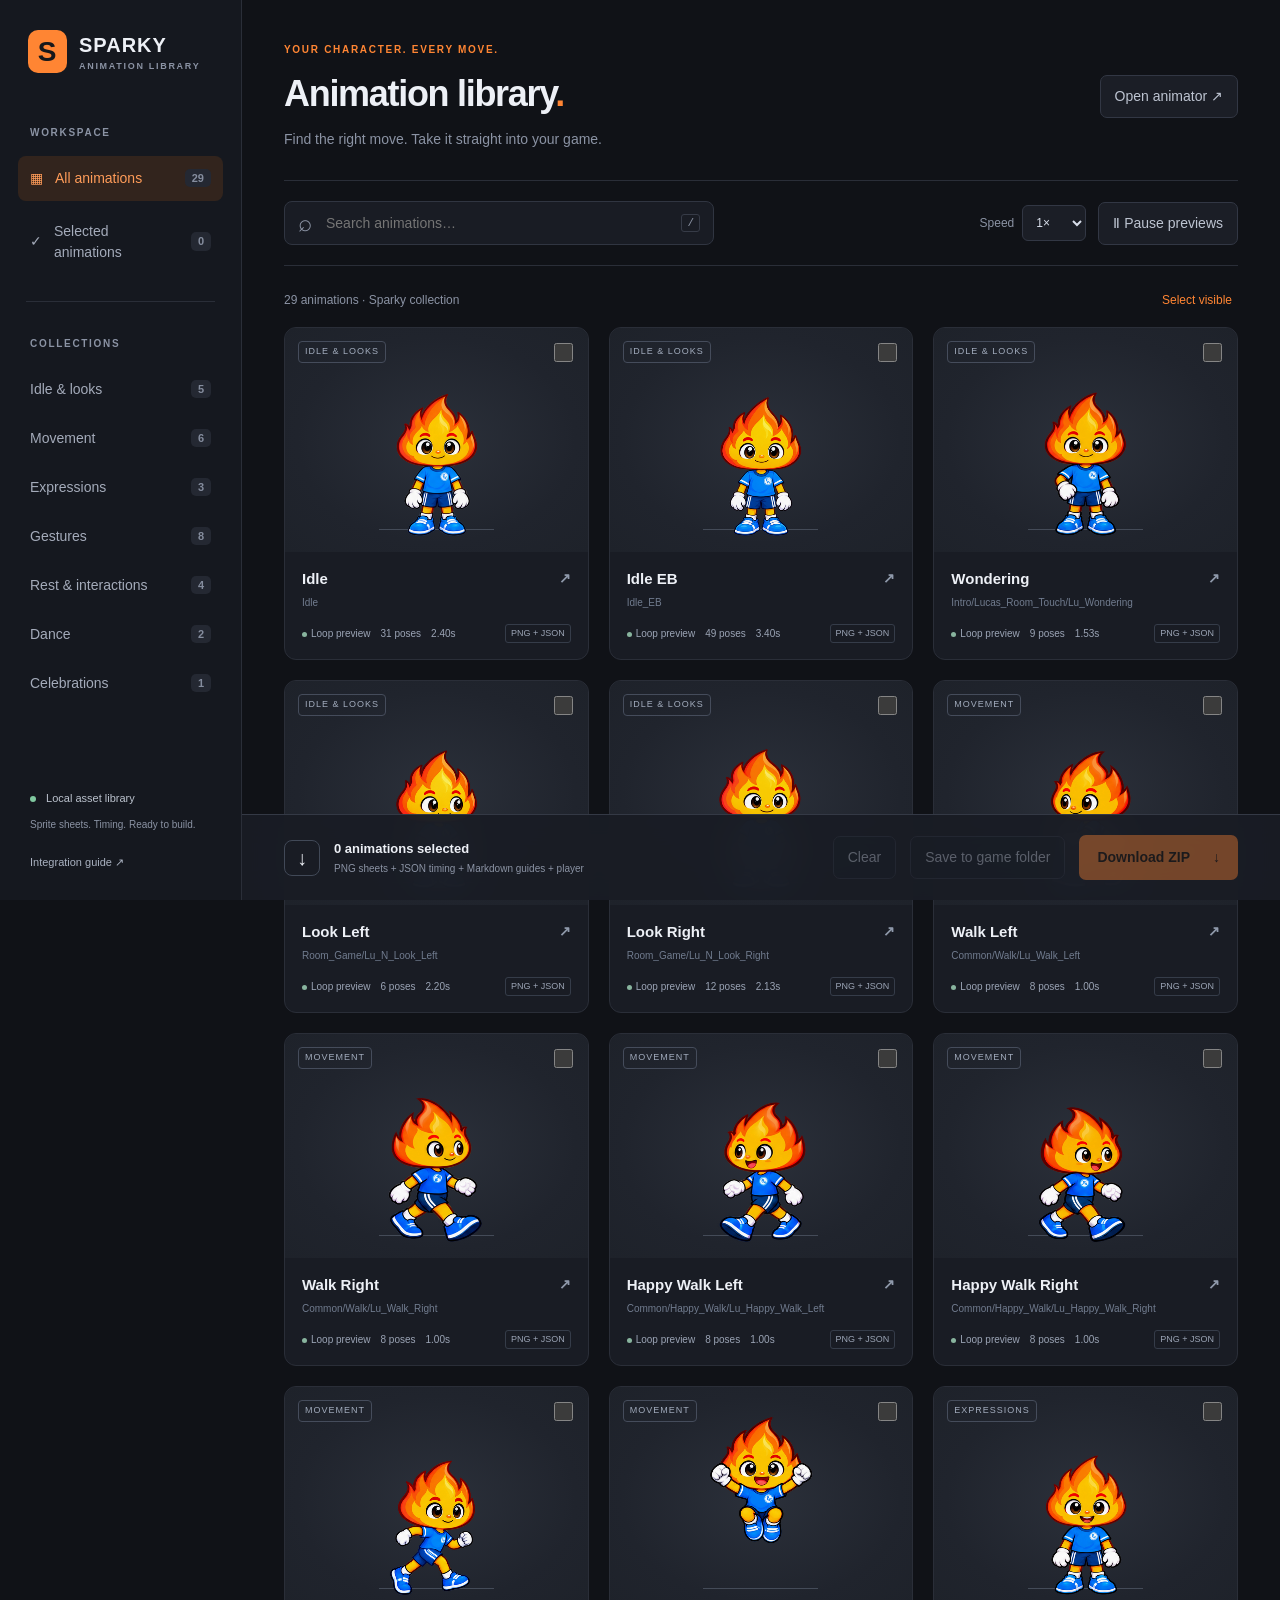
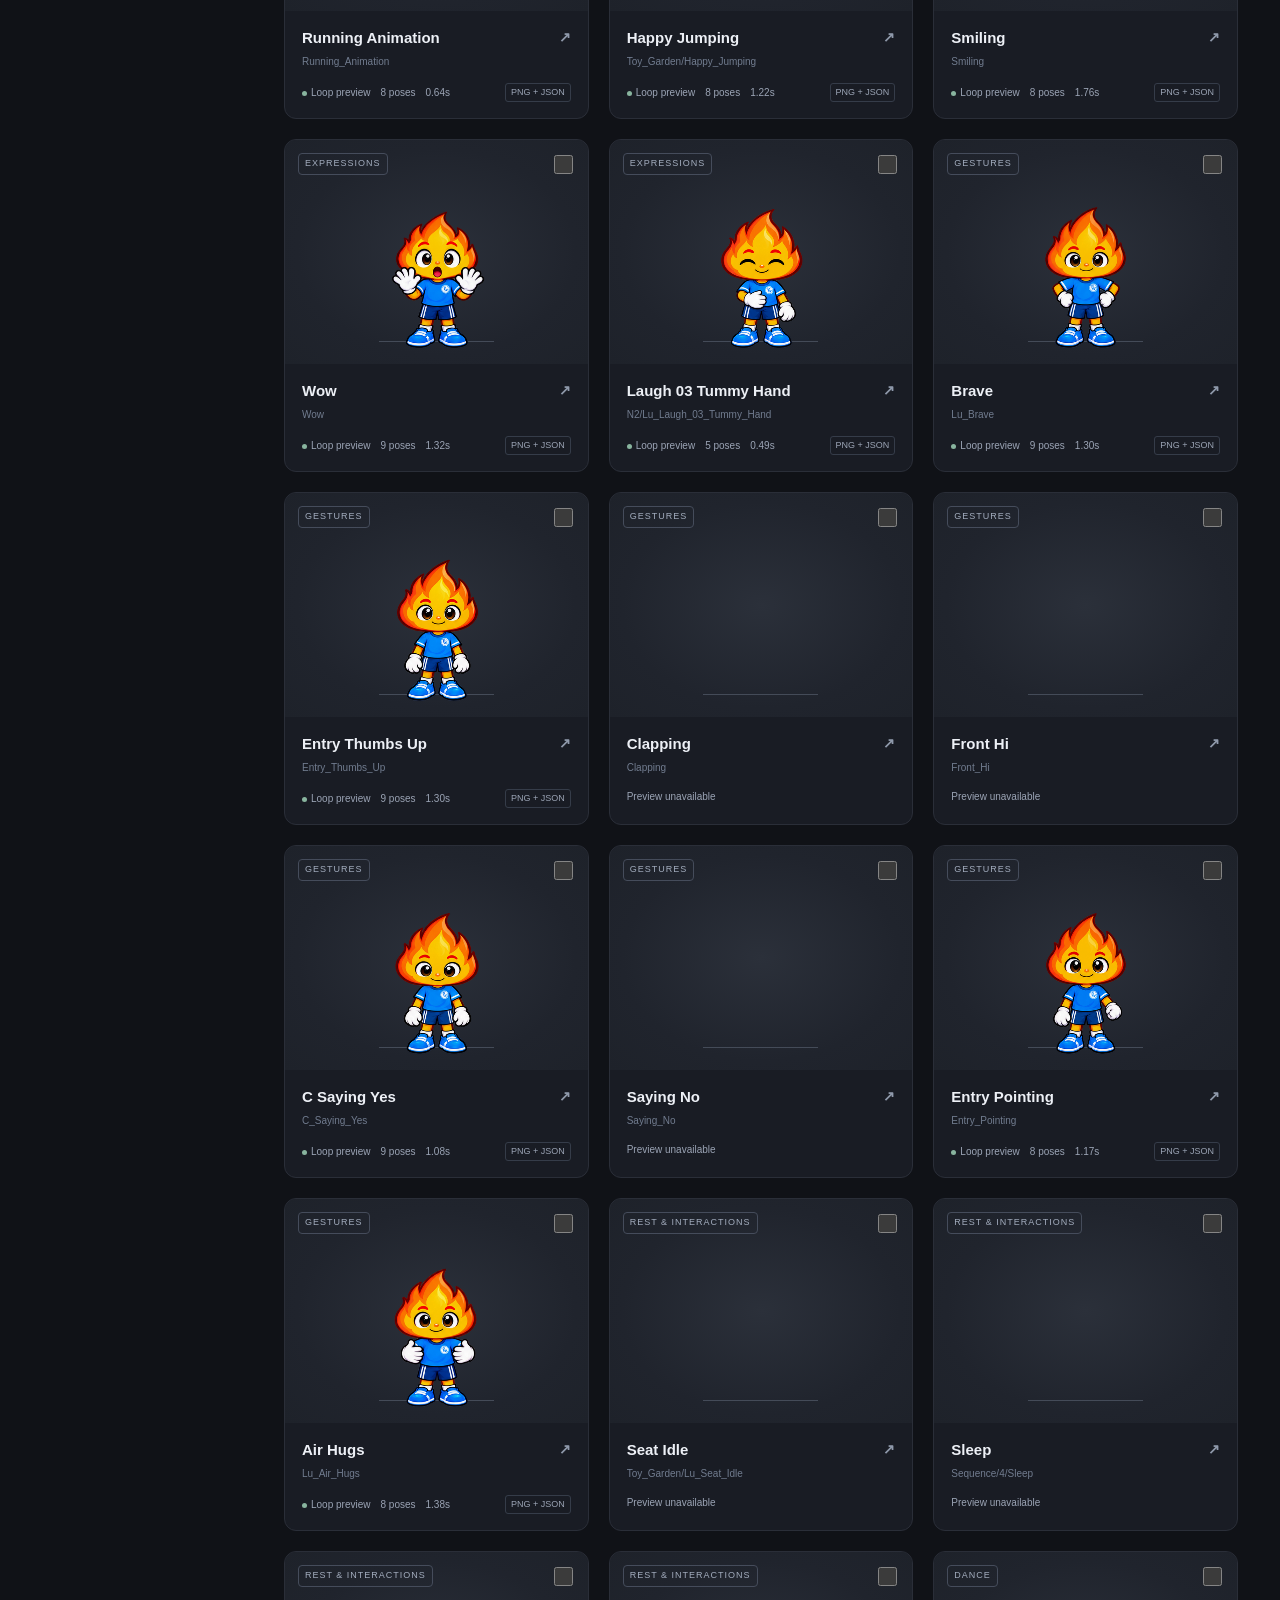
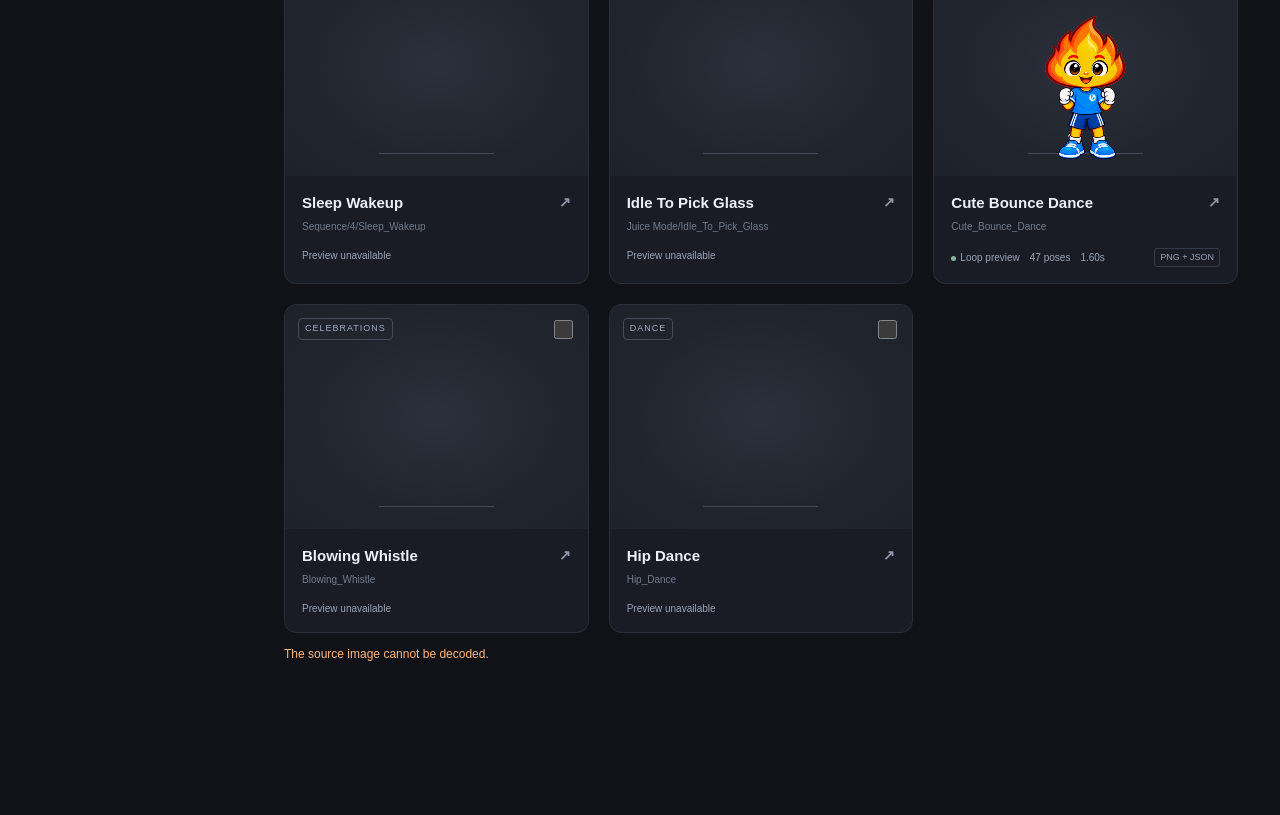
<file: index.html>
<!doctype html>
<html lang="en">
<head>
  <meta charset="utf-8">
  <meta name="viewport" content="width=device-width,initial-scale=1">
  <meta name="theme-color" content="#101217">
  <meta http-equiv="refresh" content="0;url=./animation-library/index.html">
  <title>Sparky Animation Library</title>
  <script>
    const target = new URL('./animation-library/index.html', location.href);
    target.search = location.search;
    target.hash = location.hash;
    location.replace(target.href);
  </script>
  <style>body{margin:0;min-height:100vh;display:grid;place-items:center;background:#101217;color:#edf0f6;font:16px system-ui}a{color:#ff8533}</style>
</head>
<body><main><h1>Sparky Animation Library</h1><p><a href="./animation-library/index.html">Open the animation library →</a></p></main></body>
</html>
</file>
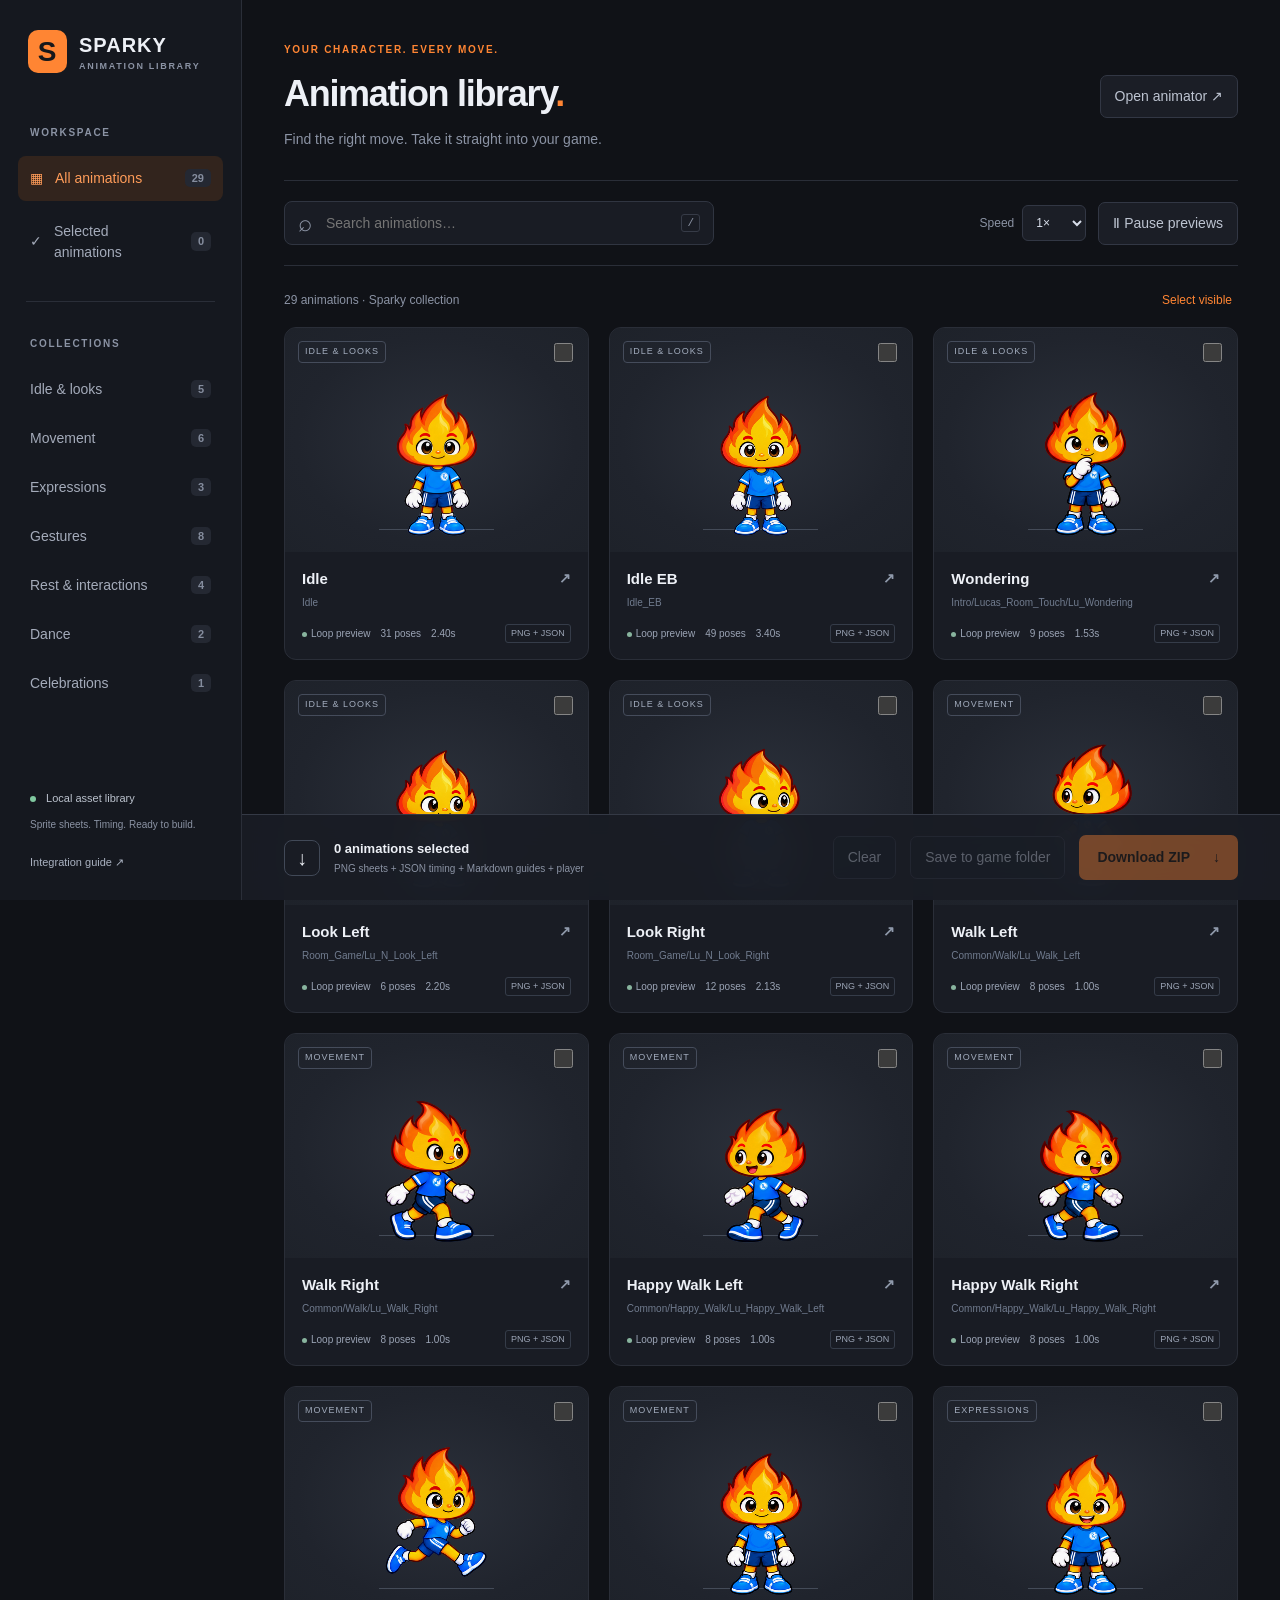
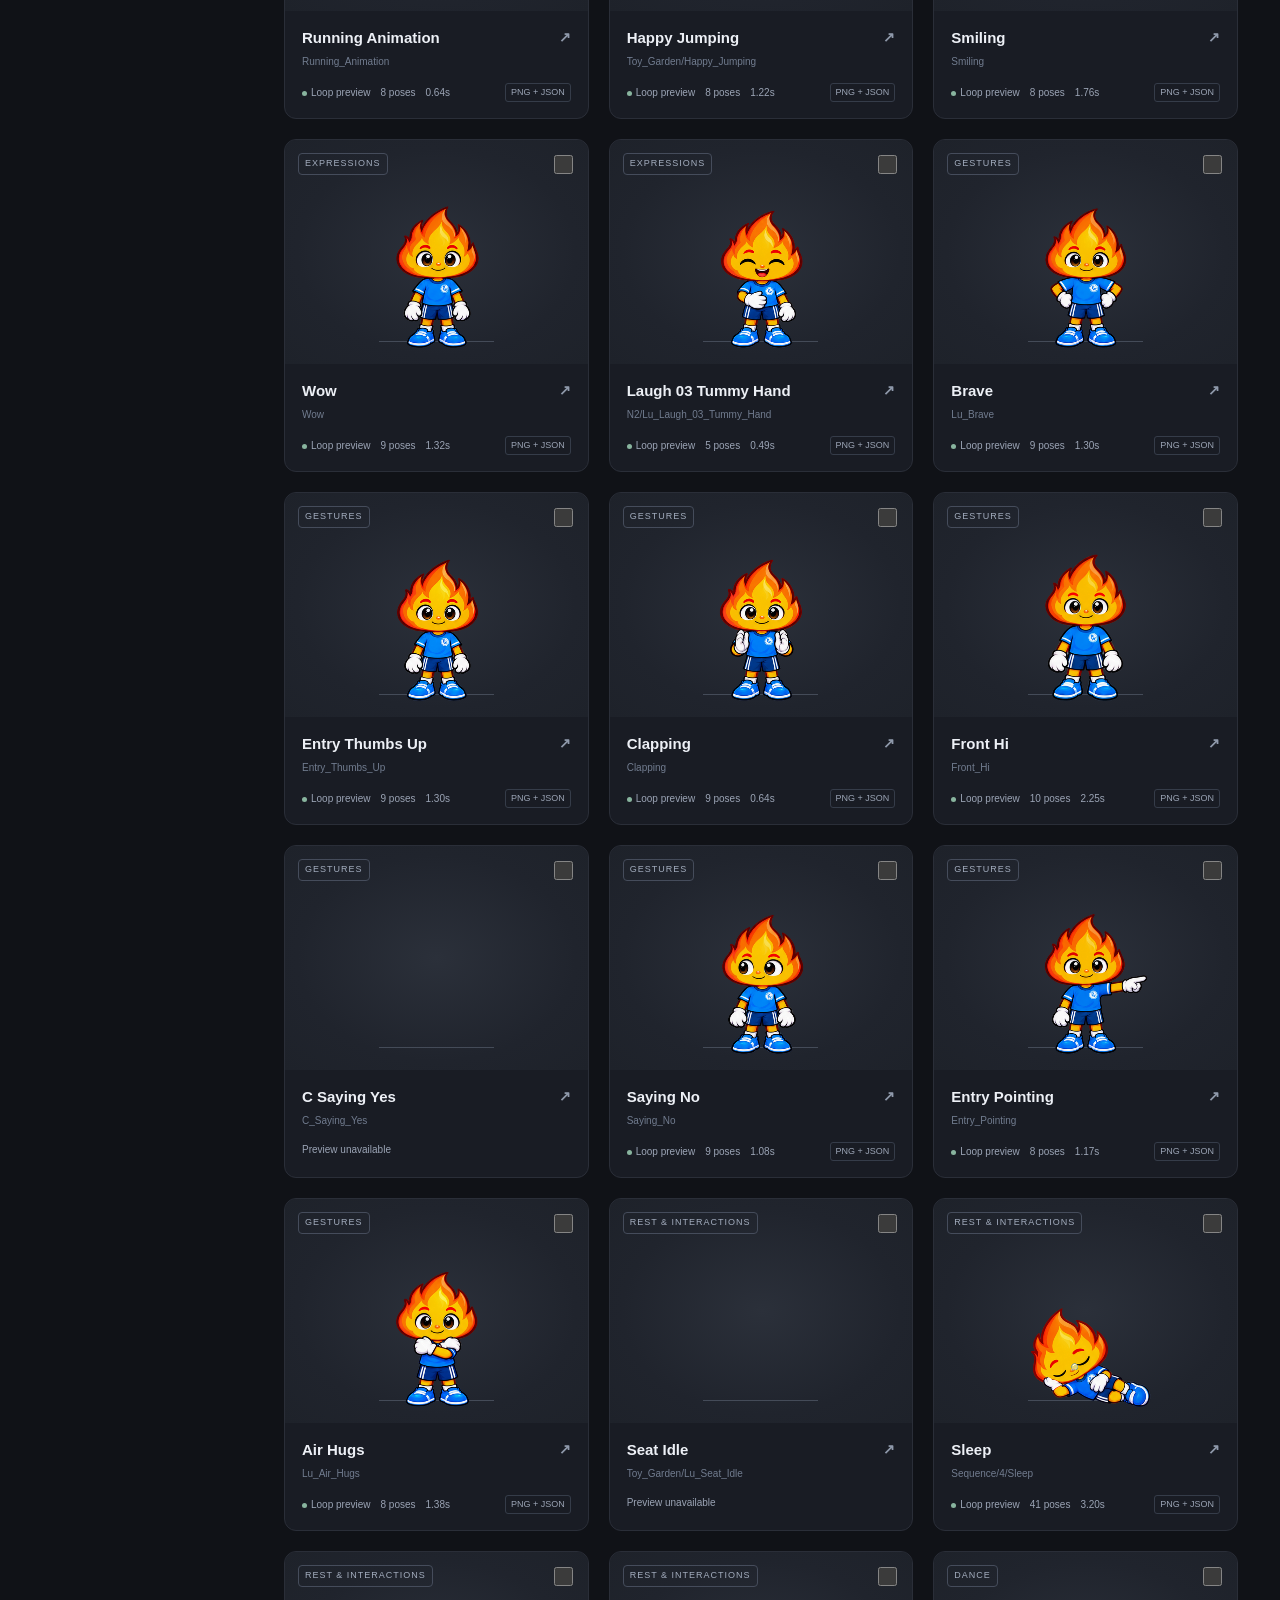
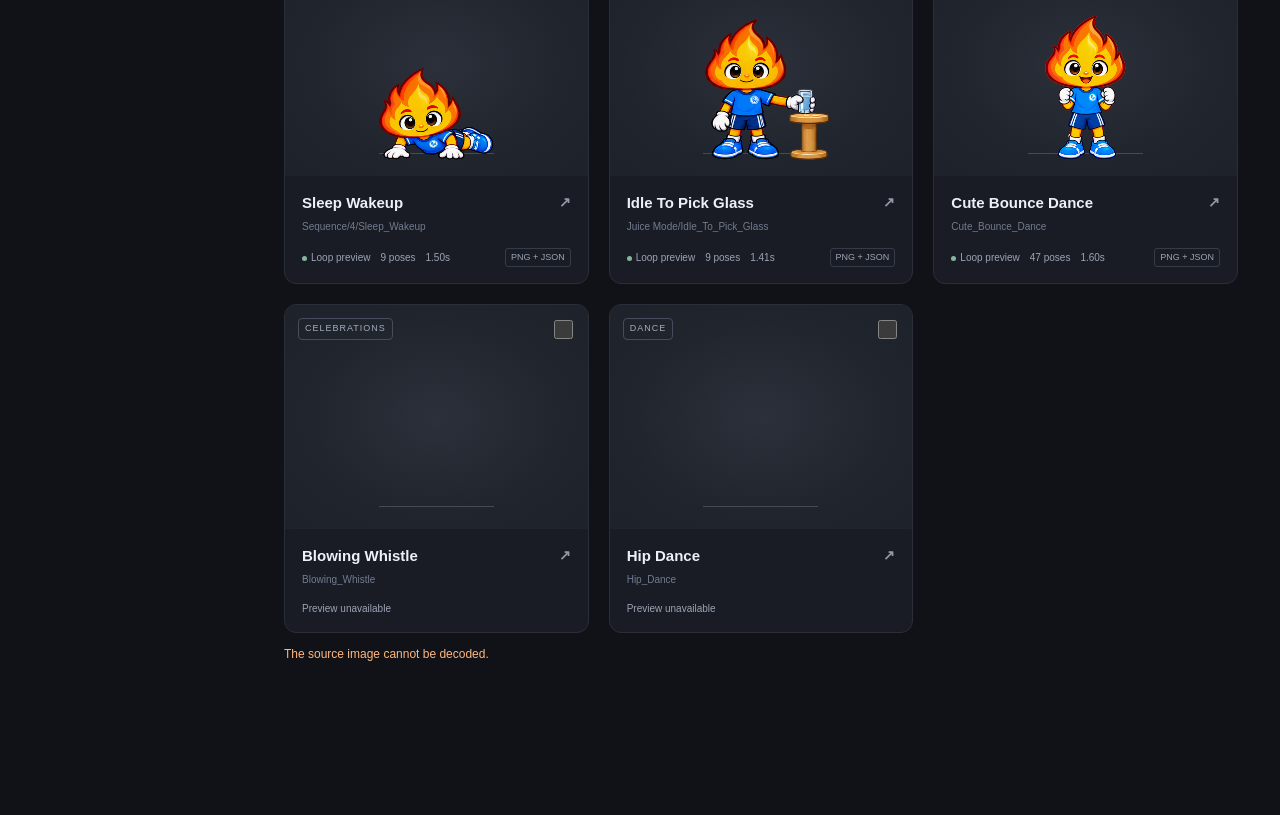
<file: animation-library/index.html>
<!doctype html><html lang="en"><head><meta charset="utf-8"><meta name="viewport" content="width=device-width,initial-scale=1"><title>Sparky — Animation Library</title><link rel="stylesheet" href="library.css"></head><body>
<aside class="sidebar"><a class="brand" href="index.html"><span class="brand-icon">S</span><span>SPARKY<small>ANIMATION LIBRARY</small></span></a><p class="eyebrow">WORKSPACE</p><button class="nav active" id="browse">▦ <span>All animations</span><b>29</b></button><button class="nav" id="selected-view">✓ <span>Selected animations</span><b id="side-count">0</b></button><div class="divider"></div><p class="eyebrow">COLLECTIONS</p><div id="categories"></div><div class="sidebar-bottom"><span class="online"></span> Local asset library<p>Sprite sheets. Timing. Ready to build.</p><a href="README.md">Integration guide ↗</a></div></aside>
<main><header><div><p class="eyebrow orange">YOUR CHARACTER. EVERY MOVE.</p><h1>Animation library<span>.</span></h1><p class="muted">Find the right move. Take it straight into your game.</p></div><a class="outline" href="demo.html">Open animator ↗</a></header>
<section class="toolbar"><div class="search"><span>⌕</span><input id="search" type="search" placeholder="Search animations…" aria-label="Search animations"><kbd>/</kbd></div><div class="tools"><label class="speed">Speed <select id="speed" aria-label="Preview speed"><option value="0.5">0.5×</option><option value="1" selected>1×</option><option value="2">2×</option></select></label><button class="outline" id="pause">Ⅱ Pause previews</button></div></section>
<div class="results"><span id="result-count">Loading animations…</span><button id="select-all">Select visible</button></div><section id="grid" class="grid" aria-label="Animation collection"></section><p id="empty" hidden>No animations match. Try another name or collection.</p><p id="status" role="status" aria-live="polite"></p>
<footer class="export-bar"><div><span class="selection-icon">↓</span><div><strong id="selection-count">0 animations selected</strong><small>PNG sheets + JSON timing + Markdown guides + player</small></div></div><div class="export-actions"><button class="outline" id="clear">Clear</button><button class="outline" id="save-folder">Save to game folder</button><button class="primary" id="download">Download ZIP <span>↓</span></button></div></footer>
</main><script type="module" src="library.js"></script></body></html>
</file>
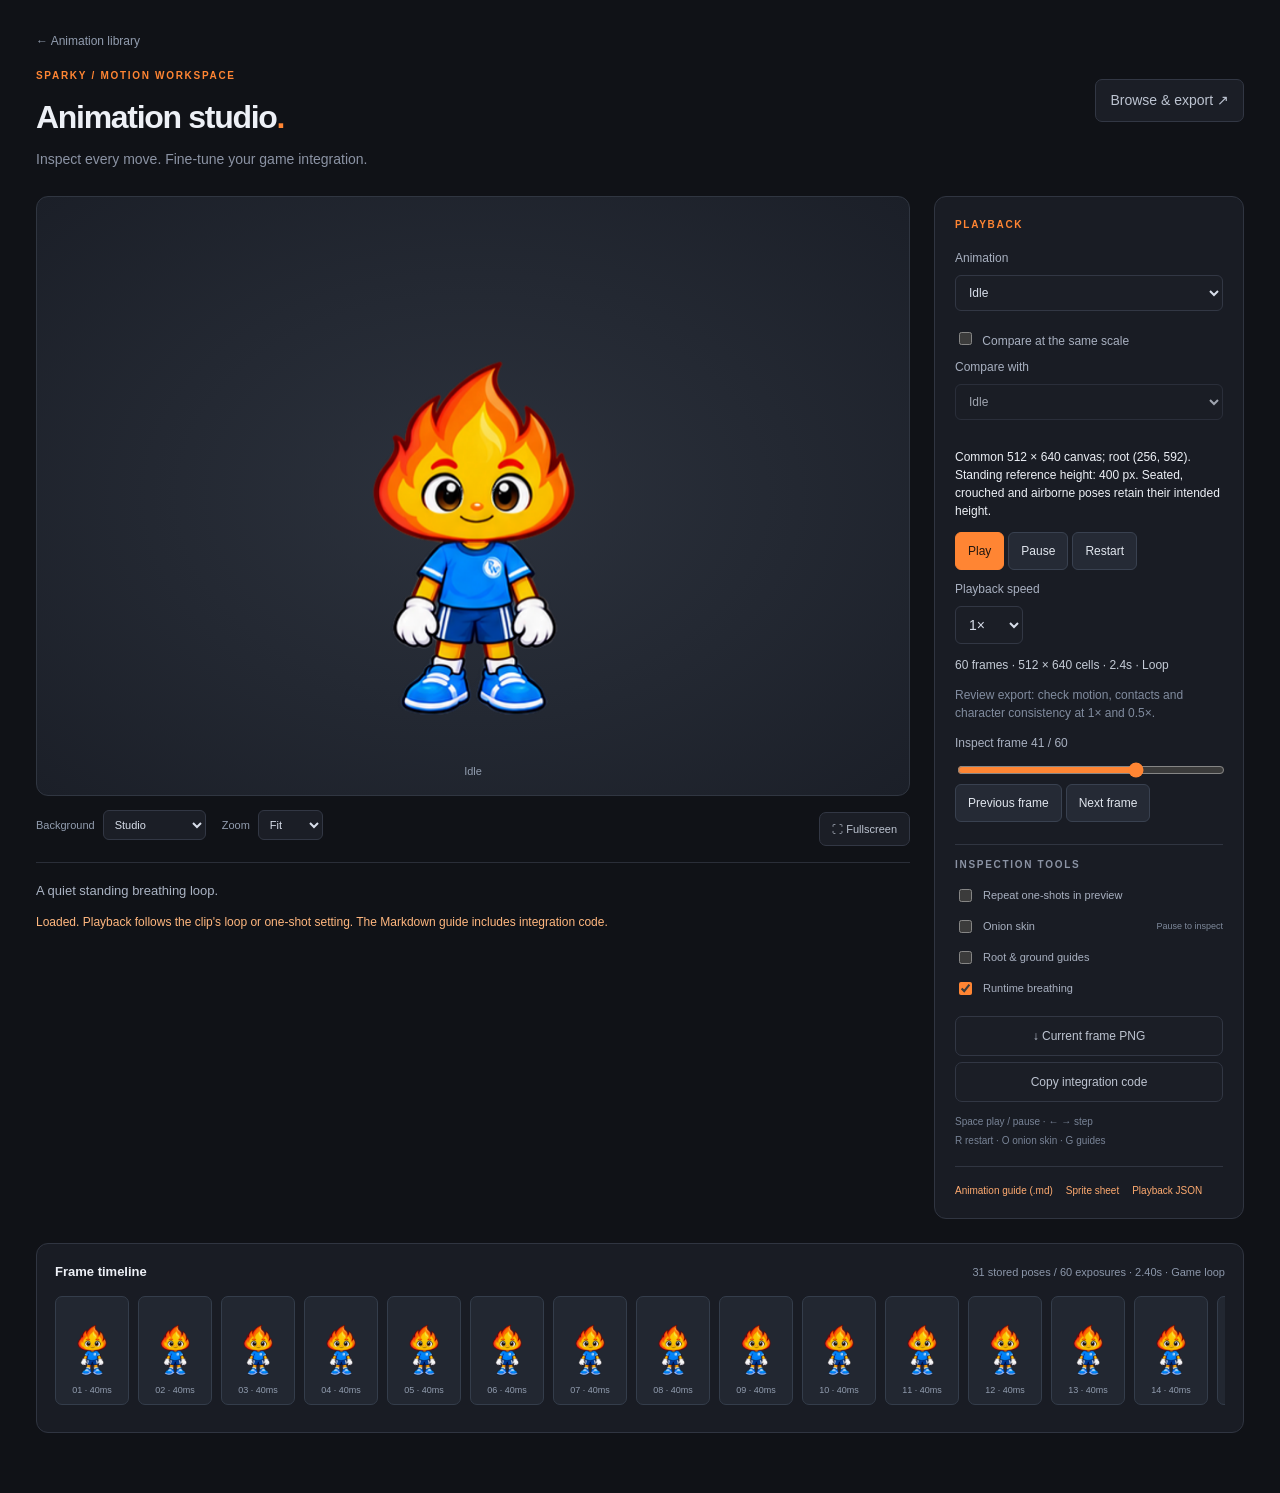
<file: animation-library/demo.html>
<!doctype html>
<html lang="en">
<meta charset="utf-8">
<meta name="viewport" content="width=device-width,initial-scale=1">
<title>Sprite Animation Library</title>
<link rel="stylesheet" href="library.css">
<link rel="stylesheet" href="animator.css">
<main>
  <header><div><a class="back-link" href="index.html">← Animation library</a><p class="eyebrow orange">SPARKY / MOTION WORKSPACE</p><h1>Animation studio<span>.</span></h1><p class="muted">Inspect every move. Fine-tune your game integration.</p></div><a class="outline" href="index.html">Browse & export ↗</a></header>
  <div class="layout">
    <section><div class="stage" id="stage"><figure class="preview-view"><canvas id="character" aria-label="Animation preview"></canvas><figcaption id="primary-name"></figcaption></figure><figure class="preview-view" id="comparison-view" hidden><canvas id="comparison" aria-label="Comparison animation preview"></canvas><figcaption id="comparison-name"></figcaption></figure></div><div class="stage-tools"><label>Background <select id="studio-background"><option value="dark">Studio</option><option value="checker">Transparency</option><option value="light">Light</option><option value="green">Green screen</option></select></label><label>Zoom <select id="studio-zoom"><option value="1">Fit</option><option value="1.25">125%</option><option value="1.5">150%</option><option value="2">200%</option></select></label><button class="outline" id="fullscreen">⛶ Fullscreen</button></div><p id="description"></p><p id="status" role="status">Loading library…</p></section>
    <aside><p class="eyebrow orange">PLAYBACK</p>
      <label for="animation">Animation</label><select id="animation"></select>
      <label><input id="compare" type="checkbox"> Compare at the same scale</label>
      <label for="comparison-animation">Compare with</label><select id="comparison-animation" style="width:100%;margin-bottom:16px" disabled></select>
      <p style="font-size:12px">Common 512 × 640 canvas; root (256, 592). Standing reference height: 400 px. Seated, crouched and airborne poses retain their intended height.</p>
      <div><button id="play" disabled>Play</button><button id="pause" disabled>Pause</button><button id="restart" disabled>Restart</button></div>
      <label for="speed">Playback speed</label><select id="speed"><option value="0.5">0.5×</option><option value="1" selected>1×</option><option value="2">2×</option></select>
      <p id="info"></p>
      <p id="review" style="font-size:12px"></p>
      <label for="frame">Inspect frame <span id="frame-label">1</span></label>
      <input id="frame" type="range" min="0" max="0" value="0" step="1" style="width:100%" disabled>
      <div><button id="previous" disabled>Previous frame</button><button id="next" disabled>Next frame</button></div>
      <div class="studio-section"><p class="eyebrow">INSPECTION TOOLS</p><label class="toggle"><input id="studio-repeat" type="checkbox"> Repeat one-shots in preview</label><label class="toggle"><input id="onion" type="checkbox"> Onion skin <small>Pause to inspect</small></label><label class="toggle"><input id="guides" type="checkbox"> Root & ground guides</label><label class="toggle"><input id="studio-breath" type="checkbox" checked> Runtime breathing</label><div class="utility-actions"><button class="outline" id="frame-png">↓ Current frame PNG</button><button class="outline" id="copy-code">Copy integration code</button></div><p class="shortcut-hint">Space play / pause · ← → step<br>R restart · O onion skin · G guides</p></div><div class="links"><a id="guide">Animation guide (.md)</a><a id="sheet">Sprite sheet</a><a id="metadata">Playback JSON</a></div>
    </aside>
  </div><section class="timeline-panel"><div class="timeline-heading"><h2>Frame timeline</h2><span id="timeline-summary">Select a frame to inspect</span></div><div id="frame-thumbnails" aria-label="Frame timeline"></div></section>
</main>
<script type="module">
  import { SpriteSheetPlayer } from "./player.js?v=breathing-v1";
  const $ = id => document.getElementById(id);
  let player, comparisonPlayer, entries = [], request = 0, comparisonRequest = 0;
  const eachPlayer = action => { if (player) action(player); if (comparisonPlayer) action(comparisonPlayer); };
  async function selectComparison() {
    const token = ++comparisonRequest;
    comparisonPlayer?.destroy(); comparisonPlayer = null;
    const enabled = $("compare").checked;
    $("comparison-animation").disabled = !enabled;
    $("comparison-view").hidden = !enabled;
    $("stage").classList.toggle("compare", enabled);
    if (!enabled) return;
    const entry = entries.find(e => e.id === $("comparison-animation").value);
    try {
      const surface = document.createElement("canvas");
      surface.id = "comparison"; surface.setAttribute("aria-label", "Comparison animation preview");
      const next = await SpriteSheetPlayer.load(surface, entry.metadata, {speed:Number($("speed").value)});
      if (token !== comparisonRequest) { next.destroy(); return; }
      $("comparison").replaceWith(surface); comparisonPlayer = next;
      $("comparison-name").textContent = entry.name;
      if (player?.playing) next.play();
    } catch(error) { if (token === comparisonRequest) $("status").textContent = `Comparison: ${error.message}`; }
  }
  const buttons = [$("play"), $("pause"), $("restart"), $("previous"), $("next"), $("frame")];
  function inspect(index) {
    if (!player) return;
    player.seekFrame(index);
    if (comparisonPlayer) comparisonPlayer.seekFrame(Math.min(comparisonPlayer.data.frameCount-1,Math.round(index/(player.data.frameCount-1||1)*(comparisonPlayer.data.frameCount-1))));
    $("frame").value = index;
    $("frame-label").textContent = `${index + 1} / ${player.data.frameCount}`;
    studioOverlay();
    $("status").textContent = `Paused on frame ${index + 1}. Use Previous/Next to inspect the head and neck, or Play to resume.`;
  }
  async function select() {
    const token = ++request;
    player?.destroy(); player = null;
    buttons.forEach(button => button.disabled = true);
    $("status").textContent = "Loading animation…";
    const entry = entries.find(item => item.id === $("animation").value);
    if (!entry) return;
    $("guide").href = entry.guide; $("sheet").href = entry.sheet; $("metadata").href = entry.metadata;
    try {
      const surface = document.createElement("canvas");
      surface.id = "character"; surface.setAttribute("aria-label", "Animation preview");
      const next = await SpriteSheetPlayer.load(surface, entry.metadata, { speed: Number($("speed").value) });
      if (token !== request) { next.destroy(); return; }
      $("character").replaceWith(surface);
      player = next;
      studioLoaded(entry);
      $("primary-name").textContent = entry.name;
      const d = player.data;
      $("frame").max = d.frameCount - 1;
      $("frame").value = 0;
      $("frame-label").textContent = `1 / ${d.frameCount}`;
      $("description").textContent = d.description;
      $("info").textContent = `${d.frameCount} frames · ${d.cellWidth} × ${d.cellHeight} cells · ${Number((d.durationMs / 1000).toFixed(3))}s · ${d.loop ? "Loop" : "Play once"}`;
      $("review").textContent = d.review?.artisticApproval ? "Visually approved export." : "Review export: check motion, contacts and character consistency at 1× and 0.5×.";
      $("status").textContent = "Loaded. Playback follows the clip's loop or one-shot setting. The Markdown guide includes integration code.";
      buttons.forEach(button => button.disabled = false);
      player.play();
      if ($("compare").checked) await selectComparison();
    } catch (error) { if (token === request) $("status").textContent = error.message; }
  }
  $("play").onclick = () => { eachPlayer(p => p.play()); $("status").textContent = "Playing."; };
  $("pause").onclick = () => { eachPlayer(p => p.pause()); if (player) { $("frame").value = player.currentFrame; $("frame-label").textContent = `${player.currentFrame + 1} / ${player.data.frameCount}`; } $("status").textContent = "Paused."; };
  $("restart").onclick = () => { eachPlayer(p => p.restart()); $("status").textContent = "Playing from the start."; };
  $("speed").onchange = () => eachPlayer(p => p.setSpeed(Number($("speed").value)));
  $("compare").onchange = selectComparison;
  $("comparison-animation").onchange = selectComparison;
  $("frame").oninput = () => inspect(Number($("frame").value));
  $("previous").onclick = () => player && inspect((player.currentFrame + player.data.frameCount - 1) % player.data.frameCount);
  $("next").onclick = () => player && inspect((player.currentFrame + 1) % player.data.frameCount);
  function updateFrame() {
    if (player?.playing) {
      $("frame").value = player.currentFrame;
      $("frame-label").textContent = `${player.currentFrame + 1} / ${player.data.frameCount}`;
    }
    studioOverlay();
    requestAnimationFrame(updateFrame);
  }
  requestAnimationFrame(updateFrame);
  let studioEntry, studioEffect, overlay, overlayKey='';
  function studioLoaded(entry) {
    studioEntry=entry;studioEffect=player.data.breathEffect;
    if(!$("studio-breath").checked)player.data.breathEffect={enabled:false};
    player.loop=$("studio-repeat").checked||player.data.loop;
    const url=new URL(location.href);url.searchParams.set('animation',entry.id);history.replaceState(null,'',url);
    $("frame-thumbnails").replaceChildren();
    const d=player.data;
    d.frameDurationsMs.forEach((ms,i)=>{
      const b=document.createElement('button');b.className='frame-thumb';b.type='button';b.setAttribute('aria-label',`Inspect frame ${i+1}`);
      const cell=d.frameMap?.[i]??i;const c=document.createElement('canvas');c.width=80;c.height=100;c.getContext('2d').drawImage(player.image,cell%d.columns*d.cellWidth,Math.floor(cell/d.columns)*d.cellHeight,d.cellWidth,d.cellHeight,0,0,80,100);
      const label=document.createElement('span');label.textContent=`${String(i+1).padStart(2,'0')} · ${Number(ms.toFixed(1))}ms`;b.append(c,label);b.onclick=()=>inspect(i);$("frame-thumbnails").append(b);
    });
    $("timeline-summary").textContent=`${d.atlasFrameCount??d.frameCount} stored poses / ${d.frameCount} exposures · ${(d.durationMs/1000).toFixed(2)}s · ${d.loop?'Game loop':'Game one-shot'}`;
    overlay?.remove();overlay=document.createElement('canvas');overlay.width=d.cellWidth;overlay.height=d.cellHeight;overlay.className='inspection-overlay';overlay.setAttribute('aria-hidden','true');$("character").parentElement.append(overlay);overlayKey='';
  }
  function studioOverlay(){
    if(!player||!overlay)return;
    const key=[player.currentFrame,player.playing,$('onion').checked,$('guides').checked,$('studio-zoom').value].join(':');if(key===overlayKey)return;overlayKey=key;
    const d=player.data,w=d.cellWidth,h=d.cellHeight,ctx=overlay.getContext('2d');ctx.clearRect(0,0,w,h);
    if($('onion').checked&&!player.playing){
      for(const [offset,alpha] of [[-1,.22],[1,.15]]){
        let i=player.currentFrame+offset;if(player.loop)i=(i+d.frameCount)%d.frameCount;if(i<0||i>=d.frameCount)continue;
        const cell=d.frameMap?.[i]??i;ctx.globalAlpha=alpha;ctx.drawImage(player.image,cell%d.columns*w,Math.floor(cell/d.columns)*h,w,h,0,0,w,h);
      }ctx.globalAlpha=1;
    }
    if($('guides').checked){ctx.strokeStyle='#ff8533';ctx.lineWidth=1;ctx.setLineDash([5,5]);ctx.beginPath();ctx.moveTo(0,d.root[1]+.5);ctx.lineTo(w,d.root[1]+.5);ctx.moveTo(d.root[0]+.5,0);ctx.lineTo(d.root[0]+.5,h);ctx.stroke();ctx.setLineDash([]);ctx.beginPath();ctx.arc(...d.root,5,0,Math.PI*2);ctx.stroke();ctx.fillStyle='#ffac70';ctx.font='11px sans-serif';ctx.fillText(`Root ${d.root.join(', ')}`,d.root[0]+9,d.root[1]-9);}
    for(const [i,b] of [...$('frame-thumbnails').children].entries())b.classList.toggle('current',i===player.currentFrame);
    const scale=$('studio-zoom').value;for(const c of [$('character'),overlay,$('comparison')])if(c)c.style.transform=`scale(${scale})`;
  }
  $('studio-background').onchange=()=>{$('stage').dataset.background=$('studio-background').value;};
  for(const id of ['onion','guides','studio-zoom'])$(id).onchange=studioOverlay;
  $('studio-repeat').onchange=()=>{if(player)player.loop=$('studio-repeat').checked||player.data.loop;};
  $('studio-breath').onchange=()=>{if(!player)return;player.data.breathEffect=$('studio-breath').checked?studioEffect:{enabled:false};const i=player.currentFrame;player.currentFrame=-1;player.draw(i);};
  $('fullscreen').onclick=async()=>{try{if(document.fullscreenElement)await document.exitFullscreen();else await $('stage').requestFullscreen();}catch(e){$('status').textContent=e.message;}};
  $('frame-png').onclick=()=>{if(!player)return;$('character').toBlob(blob=>{if(!blob)return;const a=document.createElement('a'),url=URL.createObjectURL(blob);a.href=url;a.download=`${studioEntry.id}-frame-${player.currentFrame+1}.png`;a.click();setTimeout(()=>URL.revokeObjectURL(url),10000);});};
  $('copy-code').onclick=async()=>{if(!studioEntry)return;const code=`import { SpriteSheetPlayer } from './animation-library/player.js';\nconst player = await SpriteSheetPlayer.load(canvas, './animation-library/${studioEntry.metadata}');\nplayer.play();`;
    try{await navigator.clipboard.writeText(code);$('status').textContent='Integration code copied. Adjust the asset paths for your game.';}catch{$('status').textContent='Clipboard unavailable. Open the animation guide for the same integration example.';}};
  document.addEventListener('keydown',e=>{if(['INPUT','SELECT','TEXTAREA','BUTTON','A'].includes(document.activeElement.tagName)||e.ctrlKey||e.metaKey||e.altKey)return;
    if(e.code==='Space'){e.preventDefault();if(player?.playing)$('pause').click();else $('play').click();}
    else if(e.key==='ArrowLeft'){e.preventDefault();$('previous').click();}else if(e.key==='ArrowRight'){e.preventDefault();$('next').click();}
    else if(e.key.toLowerCase()==='r')$('restart').click();else if(['o','g'].includes(e.key.toLowerCase())){const c=$(e.key.toLowerCase()==='o'?'onion':'guides');c.checked=!c.checked;studioOverlay();}
  });
  $("animation").onchange = select;
  try {
    const response = await fetch("./manifest.json", { cache: "no-store" });
    if (!response.ok) throw new Error(`Library index: HTTP ${response.status}`);
    const index = await response.json(); entries = index.animations;
    for (const entry of entries) {
      const option = document.createElement("option"); option.value = entry.id; option.textContent = entry.name; $("animation").append(option);
      $("comparison-animation").append(option.cloneNode(true));
    }
    const requested = new URLSearchParams(location.search).get("animation");
    if (entries.some(entry => entry.id === requested)) $("animation").value = requested;
    const compared = new URLSearchParams(location.search).get("compare");
    if (entries.some(entry => entry.id === compared)) {
      $("compare").checked = true;
      $("comparison-animation").value = compared;
    }
    await select();
  } catch (error) { $("status").textContent = error.message; }
</script>
</html>
</file>
<file: animation-library/library.css>
:root{color-scheme:dark;--bg:#101217;--panel:#191c24;--line:#2a2e38;--muted:#8b93a4;--orange:#ff8533;--text:#edf0f6}*{box-sizing:border-box}body{margin:0;background:var(--bg);color:var(--text);font:14px/1.5 -apple-system,BlinkMacSystemFont,"Segoe UI",sans-serif}button,input,select{font:inherit}button,a{ -webkit-tap-highlight-color:transparent}button{cursor:pointer}a{color:inherit;text-decoration:none}button:focus-visible,a:focus-visible,input:focus-visible,select:focus-visible{outline:2px solid var(--orange);outline-offset:4px}.sidebar{width:242px;position:fixed;inset:0 auto 0 0;padding:30px 18px;background:#15181f;border-right:1px solid var(--line);display:flex;flex-direction:column}.brand{display:flex;align-items:center;gap:12px;padding:0 10px 39px;font-size:20px;font-weight:800;letter-spacing:1px}.brand small{display:block;font-size:9px;letter-spacing:1.7px;color:var(--muted)}.brand-icon{display:grid;place-items:center;background:var(--orange);color:#17181b;border-radius:10px;width:39px;height:43px;font-size:28px}.eyebrow{font-size:10px;font-weight:700;letter-spacing:1.7px;color:var(--muted);margin:12px 12px}.orange{color:var(--orange);margin:0 0 10px}.nav{width:100%;border:0;background:transparent;color:#a4abba;text-align:left;padding:12px;border-radius:8px;display:flex;align-items:center;gap:12px;margin:4px 0}.nav span{flex:1}.nav b{font-size:11px;color:#858d9e;background:#242832;border-radius:5px;padding:1px 7px}.nav.active{background:#32241d;color:#ff9c59}.nav:hover{background:#242832}.divider{height:1px;background:var(--line);margin:22px 8px}.sidebar-bottom{margin-top:auto;padding:18px 12px 0;color:#bbc2cd;font-size:11px}.sidebar-bottom p{font-size:10px;color:var(--muted)}.sidebar-bottom a{display:inline-block;margin-top:12px;color:#aab2c1}.online{display:inline-block;width:6px;height:6px;background:#80c8a0;border-radius:50%;margin-right:7px}main{margin-left:242px;padding:42px 42px 140px;max-width:1800px}header{display:flex;justify-content:space-between;align-items:center;margin-bottom:30px}h1{font-size:36px;letter-spacing:-1.3px;margin:0;font-weight:650}h1 span{color:var(--orange)}.muted{color:var(--muted);margin:8px 0 0}.outline{display:inline-flex;justify-content:center;align-items:center;gap:8px;color:#bdc4d1;background:#1b1e26;border:1px solid #323744;border-radius:7px;padding:10px 14px;white-space:nowrap}.outline:hover{background:#282d37}.toolbar{display:flex;gap:18px;justify-content:space-between;border-block:1px solid var(--line);padding:20px 0}.search{display:flex;align-items:center;gap:12px;flex:1;max-width:430px;border:1px solid #303541;background:#191c24;border-radius:8px;padding:9px 13px;color:var(--muted)}.search span{font-size:24px;line-height:1}input{width:100%;border:0;background:transparent;color:var(--text);outline:none}kbd{font-size:11px;border:1px solid #363b47;padding:0 5px;border-radius:3px}.tools{display:flex;gap:12px;align-items:center}.speed{color:var(--muted);font-size:12px;display:flex;align-items:center;gap:8px}select{background:#1b1e26;color:#d8deea;border:1px solid #323744;padding:9px;border-radius:6px}.results{display:flex;justify-content:space-between;align-items:center;margin:24px 0 17px;font-size:12px;color:var(--muted)}.results button{border:0;background:none;color:var(--orange);font-size:12px}.grid{display:grid;grid-template-columns:repeat(3,minmax(0,1fr));gap:20px}.card{position:relative;border:1px solid var(--line);border-radius:12px;background:var(--panel);overflow:hidden;transition:border-color .15s,transform .15s}.card:hover{border-color:#626b7c;transform:translateY(-2px)}.card.selected{border-color:var(--orange);box-shadow:0 0 0 1px #ff853340}.preview{height:224px;background:radial-gradient(ellipse at center,#2b303a 0,#20242d 65%,#1e222a 100%);position:relative;display:grid;place-items:center}.preview:after{content:'';position:absolute;bottom:22px;width:38%;height:1px;background:#444b58}.preview canvas{height:224px;max-width:100%;object-fit:contain;position:relative;z-index:1}.pick{position:absolute;right:12px;top:12px;z-index:2;cursor:pointer}.pick input{width:19px;height:19px;accent-color:var(--orange)}.tag{position:absolute;left:13px;top:13px;color:#a3adbe;font-size:9px;letter-spacing:1px;text-transform:uppercase;border:1px solid #454c5b;padding:3px 6px;border-radius:4px}.card-info{padding:16px 17px}.card-title{font-size:15px;font-weight:600;margin:0 0 4px;display:flex;justify-content:space-between;gap:8px}.card-title a{color:#8f99ab;font-size:14px}.source-name{font-size:10px;color:#717c8f;overflow:hidden;text-overflow:ellipsis;white-space:nowrap}.card-meta{display:flex;gap:10px;color:#9ba4b5;font-size:10px;margin-top:14px;align-items:center}.loop-dot{width:5px;height:5px;border-radius:50%;background:#88b49e;display:inline-block;margin-right:4px}.card-meta .format{margin-left:auto;border:1px solid #353c49;padding:2px 5px;border-radius:3px;font-size:9px}.export-bar{position:fixed;bottom:0;left:242px;right:0;z-index:10;background:#1a1d25f5;backdrop-filter:blur(16px);border-top:1px solid #343945;padding:20px 42px;display:flex;justify-content:space-between;gap:16px;align-items:center}.export-bar>div{display:flex;gap:14px;align-items:center}.export-bar strong{display:block;font-size:13px}.export-bar small{display:block;color:var(--muted);font-size:10px;margin-top:3px}.selection-icon{display:grid;place-items:center;border:1px solid #414957;width:36px;height:36px;border-radius:8px;font-size:20px}.primary{background:var(--orange);color:#22170f;font-weight:650;border:0;border-radius:7px;padding:12px 18px;display:flex;gap:23px;align-items:center}.primary:hover{background:#ff9c59}button:disabled{opacity:.4;cursor:default}#status{color:#ffb77f;font-size:12px}#empty{padding:80px;text-align:center;color:var(--muted)}@media(min-width:1500px){.grid{grid-template-columns:repeat(4,minmax(0,1fr))}}@media(max-width:1100px){main{padding:30px 24px 160px}.grid{grid-template-columns:repeat(2,minmax(0,1fr))}.export-bar{padding:18px 24px}.export-bar small{max-width:180px}.export-actions{gap:7px!important}}@media(max-width:760px){.sidebar{position:static;width:auto;padding:18px}.brand{padding-bottom:8px}.sidebar .eyebrow,.divider,#categories,.sidebar-bottom{display:none}.sidebar{display:block}.nav{display:inline-flex;width:auto;margin-right:5px}main{margin-left:0;padding:24px 16px 180px}h1{font-size:28px}header{gap:12px}header>.outline{font-size:11px;padding:8px}.toolbar{flex-wrap:wrap}.search{max-width:none;min-width:100%}.tools{width:100%;justify-content:space-between}.grid{gap:12px}.preview,.preview canvas{height:190px}.card-info{padding:12px}.card-title{font-size:13px}.export-bar{left:0;padding:14px 16px;flex-wrap:wrap}.export-bar small{max-width:none}.export-actions{width:100%;justify-content:flex-end}.export-actions button{font-size:12px}.selection-icon{display:none}.card-meta{gap:6px;font-size:9px}}@media(prefers-reduced-motion:reduce){.card{transition:none}}
</file>
<file: animation-library/animator.css>
body{background:#101217;color:#edf0f6}main{margin-left:0;max-width:1500px;padding:30px 36px 60px;margin-inline:auto}.back-link{display:inline-block;color:#929daf;font-size:12px;margin-bottom:18px}header{margin-bottom:26px}h1{font-size:32px}.layout{display:grid;grid-template-columns:minmax(0,1fr) 310px;gap:24px}.stage{background:radial-gradient(ellipse at center,#2c323d,#1b1f28);border:1px solid #303641;border-radius:12px;display:grid;place-items:center;min-height:530px;overflow:hidden;position:relative}.stage.compare{grid-template-columns:1fr 1fr;gap:8px;align-items:center}.preview-view{position:relative;margin:0;width:100%;min-width:0;text-align:center;overflow:hidden}.preview-view[hidden]{display:none}figcaption{height:40px;font-size:11px;color:#929daf;padding:8px;overflow-wrap:anywhere}canvas#character,canvas#comparison,.inspection-overlay{display:block;width:100%;height:min(62vh,570px);object-fit:contain;transform-origin:50% 75%}.inspection-overlay{position:absolute;top:0;left:0;pointer-events:none}.stage[data-background=checker]{background:repeating-conic-gradient(#353944 0% 25%,#272c35 0% 50%) 0 0/24px 24px}.stage[data-background=light]{background:#e5eee8}.stage[data-background=green]{background:#319f5c}.stage:fullscreen{height:100vh;border-radius:0}.stage:fullscreen canvas{height:90vh}.stage-tools{display:flex;flex-wrap:wrap;gap:16px;align-items:center;padding:14px 0;border-bottom:1px solid #2a2e38}.stage-tools label{display:flex;align-items:center;gap:8px;color:#929daf;font-size:11px}.stage-tools select{padding:7px;font-size:11px}.stage-tools button{margin-left:auto;padding:8px 12px;font-size:11px}aside{padding:20px;background:#191c24;border:1px solid #303541;border-radius:12px;align-self:start}aside>.eyebrow{margin:0 0 17px}label{display:block;font-size:12px;color:#a8b0c0;margin-bottom:8px}#animation,#comparison-animation{width:100%;font-size:12px;margin-bottom:18px}aside input[type=checkbox]{width:auto;accent-color:#ff8533;margin-right:7px}aside button{font-size:12px;padding:9px 12px;background:#252a35;color:#e1e6ee;border:1px solid #394150;border-radius:6px;margin:0 4px 10px 0}aside button:hover{border-color:#ff8533}#play{background:#ff8533;color:#22170f;border-color:#ff8533}#info{font-size:12px;color:#c4cbd6}#review{color:#818c9f}#frame{accent-color:#ff8533;cursor:pointer}.studio-section{border-top:1px solid #303541;margin-top:12px;padding-top:12px}.studio-section .eyebrow{margin:0 0 14px}.toggle{display:flex;align-items:center;gap:4px;font-size:11px;margin:12px 0}.toggle small{margin-left:auto;font-size:9px;color:#7e899b}.utility-actions{display:grid;gap:6px;margin-top:18px}.utility-actions button{width:100%;margin:0}.shortcut-hint{font-size:10px;color:#788396;line-height:1.9}.links{display:flex;gap:13px;flex-wrap:wrap;border-top:1px solid #303541;padding-top:16px;margin-top:16px;font-size:10px;color:#ffab70}#description{font-size:13px;color:#aab3c3;margin:18px 0 8px}#status{font-size:12px;min-height:20px}.timeline-panel{border:1px solid #303541;background:#191c24;border-radius:12px;margin-top:24px;padding:18px}.timeline-heading{display:flex;justify-content:space-between;gap:12px;align-items:center;margin-bottom:14px}.timeline-heading h2{font-size:13px;margin:0}.timeline-heading span{font-size:11px;color:#8c97aa}#frame-thumbnails{display:flex;overflow-x:auto;gap:9px;padding-bottom:9px}.frame-thumb{flex:none;border:1px solid #343d4b;background:#222731;border-radius:7px;color:#929daf;padding:4px;display:flex;flex-direction:column;align-items:center}.frame-thumb:hover,.frame-thumb.current{border-color:#ff8533;color:#ffac70;background:#34281f}.frame-thumb canvas{width:64px;height:80px}.frame-thumb span{font-size:9px;padding:3px;white-space:nowrap}@media(max-width:850px){main{padding:20px 16px}.layout{grid-template-columns:1fr}.stage{min-height:400px}aside{display:block}.timeline-panel{margin-top:18px}.timeline-heading{flex-wrap:wrap}.stage-tools{gap:9px}h1{font-size:27px}}
</file>
